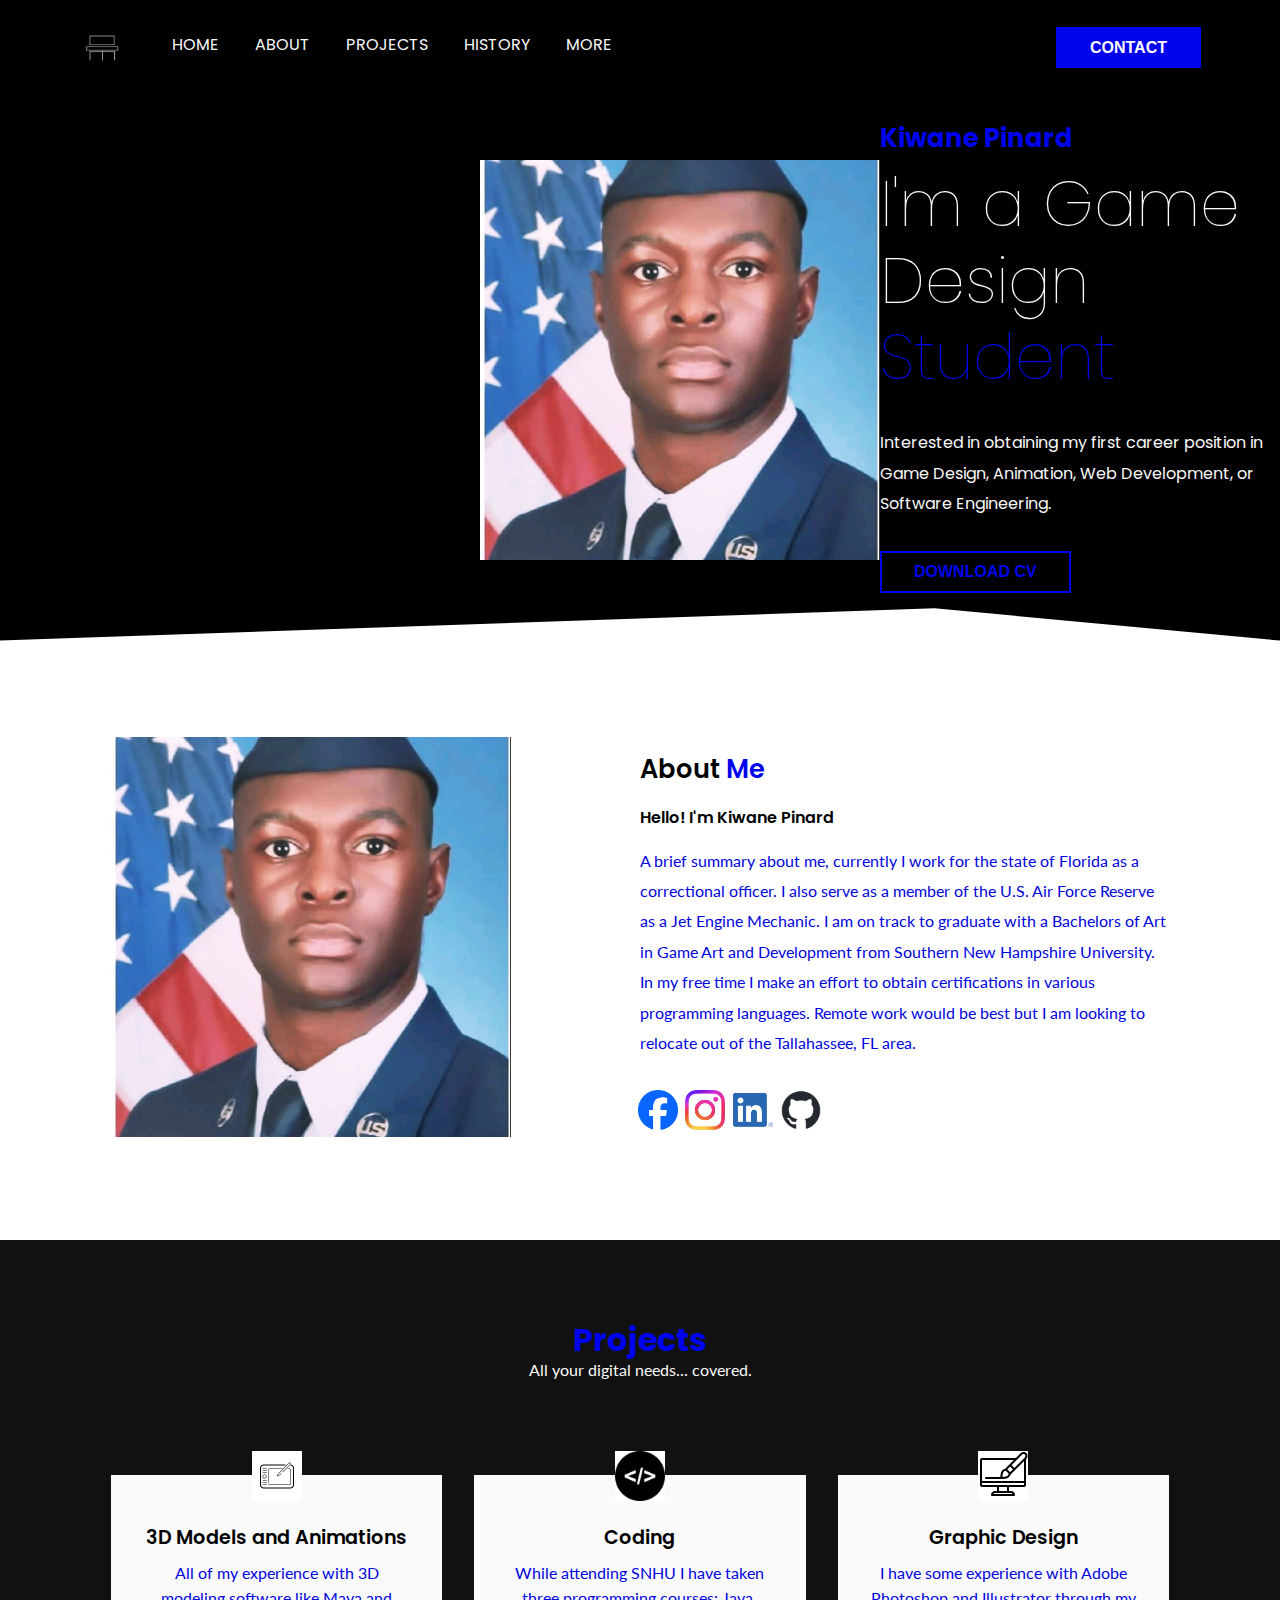
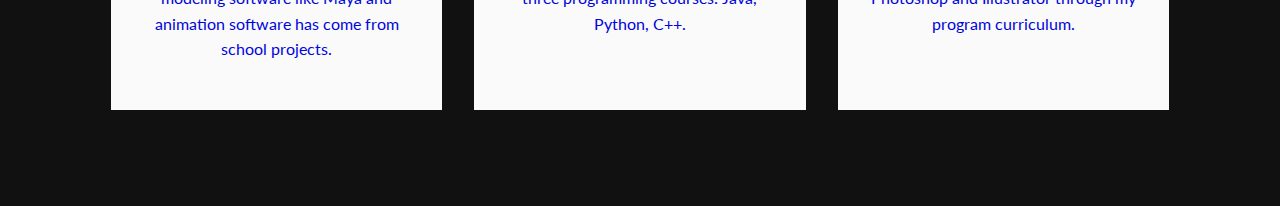
<file: index.html>
<!DOCTYPE html>
<html lang="en">
    <head>
        <meta http-equiv="X-UA-Compatible" content="IE=edge">
        <meta name="viewport" content=""width=device-width, initial-scale="1.0">
        <link rel="stylesheet" href="./styles.css">
        <link rel="preconnect" href="https://fonts.googleapis.com">
        <link rel="preconnect" href="https://fonts.gstatic.com" crossorigin>
        <link rel="preconnect" href="https://fonts.googleapis.com">
        <link rel="preconnect" href="https://fonts.gstatic.com" crossorigin>
        <link href="https://fonts.googleapis.com/css2?family=Lato:wght@100;400;700&family=Poppins:wght@200&display=swap" rel="stylesheet">
        <title>Portfolio</title>
    </head>
    <body>
        <header>
            <div class="container">
                <nav class="flex items-centre justify-between">
                    <div class="left flex justify-right">
                    <div class="logo">
                        <img src="Logo.png" width="45px" alt="logo">
                    </div>
                    <div>
                        <a href="Index.html">Home</a>
                        <a href="about.html">About</a>
                        <a href="Projects.html">Projects</a>
                        <a href="history.html">History</a>
                        <a href="#">More</a>
                    </div>
                </div>   
                <div class="right">
                    <a href="Contact.html"><button class="btn btn-primary">Contact</button></a>
                </div>                 
                </nav>
            </div>
        </header>
    <div class="hero flex items-centre justify-between">
    <div class="left flex-1 justify-center"> <img src="Headshot.jpg" style="margin-left: 30rem" alt="Profile">
    </div>
    <div class="right flex-1">
        <h6>Kiwane Pinard</h6>
        <h1>I'm a Game Design<br> <span>Student</span></h1>
        <p>Interested in obtaining my first career position in Game Design, Animation, Web Development, or Software Engineering.</p>
        <div>
            <a href="Kiwane's Resume.pdf"> <button class="btn btn-secondary">DOWNLOAD CV</button> </a>
        </div>
    </div>
    </div>
       <section class="about">
        <div class="container flex items-centre">
        <div class="left flex-1 justify-center">
            <img src="Headshot.jpg" height="400px" alt="Profile pic">
        </div>
        <div class="right flex-1">
            <h1>About <span>Me</span></h1>
            <h3>Hello! I'm Kiwane Pinard</h3>
            <p>A brief summary about me, currently I work for the state of Florida as a correctional officer. I also serve as a member of the U.S. Air Force Reserve as a Jet Engine Mechanic. I am on track to graduate with a Bachelors of Art in Game Art and Development from Southern New Hampshire University. In my free time I make an effort to obtain certifications in various programming languages. Remote work would be best but I am looking to relocate out of the Tallahassee, FL area. </p>
            <div class="socials">
                <a href="https://www.facebook.com/kiwane.pinard95/"><img src="Facebook_Logo_Primary.png" width="40px"></a>
                <a href="https://www.instagram.com/2star_athlete?igshid=OGQ5ZDc2ODk2Za=="><img src="Instagram_Glyph_Gradient.png" width="40px"></a>
                <a href="https://www.linkedin.com/in/kiwane-pinard-018280165"><img src="LI-In-Bug.png" width="40px"></a>
                <a href="https://github.com/2dark4this"><img src="github-mark.png" width="40px"></a>  
            </div>
        </div>
        </div> 
       </section>
       <section class="projects">
        <div class="container">
            <h1 class="projects-head">Projects</h1>
            <p>All your digital needs... covered.</p>
        <div class="card-grid">
        <div class="card">
            <img src="drawing tablet.png">
            <h2>3D Models and Animations</h2>
            <p>All of my experience with 3D modeling software like Maya and animation software has come from school projects.</p>
        </div>
        <div class="card">
            <img src="coding.png">
            <h2>Coding</h2>
            <p>While attending SNHU I have taken three programming courses: Java, Python, C++. </p>
        </div>
        <div class="card">
            <img src="graphic design.png">
            <h2>Graphic Design</h2>
            <p>I have some experience with Adobe Photoshop and Illustrator through my program curriculum.</p>
        </div>
        </div>
        </div>
        </section>
    </body>
</html>
</file>
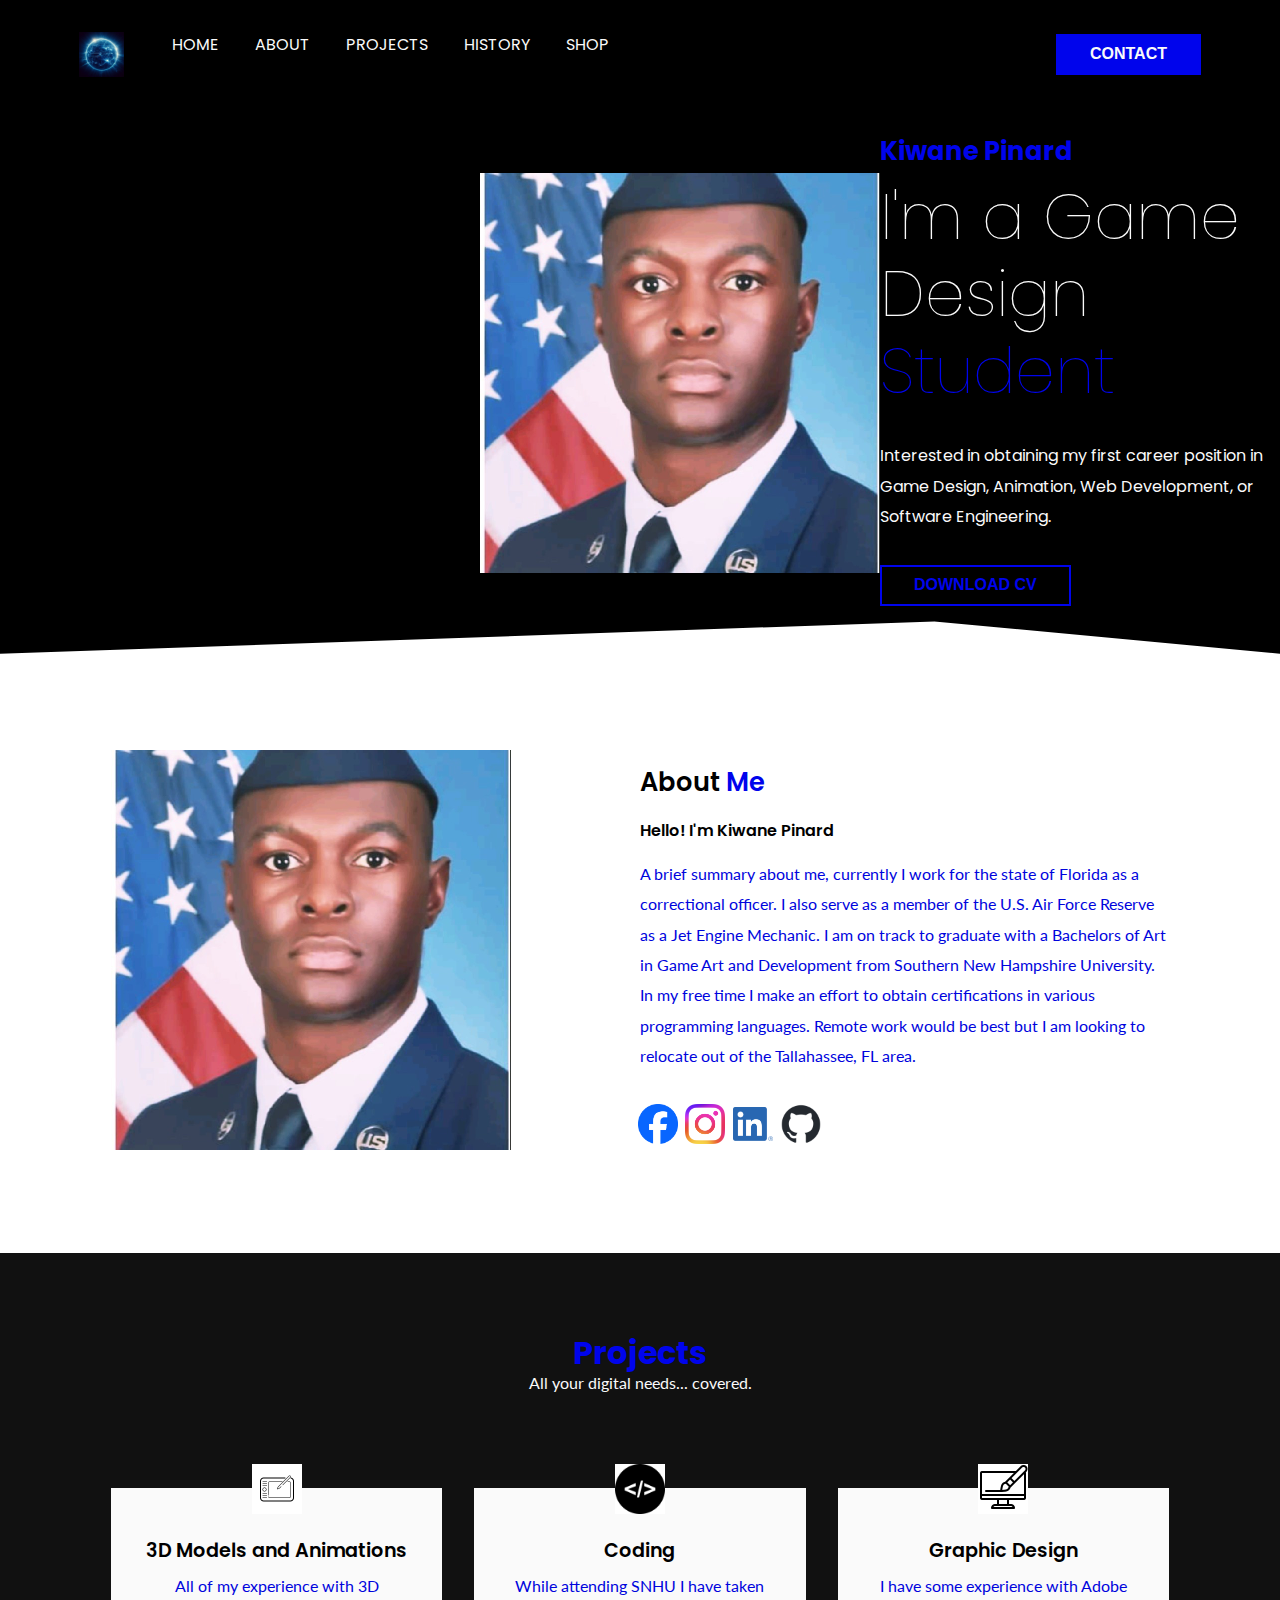
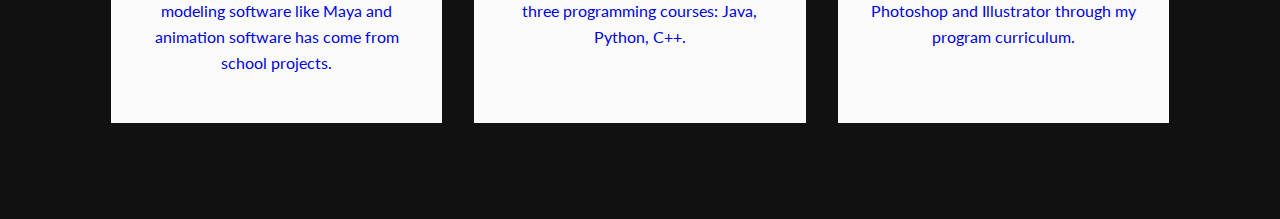
<file: Index.html>
<!DOCTYPE html>
<html lang="en">
    <head>
        <meta http-equiv="X-UA-Compatible" content="IE=edge">
        <meta name="viewport" content=""width=device-width, initial-scale="1.0">
        <link rel="stylesheet" href="./styles.css">
        <link rel="preconnect" href="https://fonts.googleapis.com">
        <link rel="preconnect" href="https://fonts.gstatic.com" crossorigin>
        <link rel="preconnect" href="https://fonts.googleapis.com">
        <link rel="preconnect" href="https://fonts.gstatic.com" crossorigin>
        <link href="https://fonts.googleapis.com/css2?family=Lato:wght@100;400;700&family=Poppins:wght@200&display=swap" rel="stylesheet">
        <title>Portfolio</title>
    </head>
    <body>
        <header>
            <div class="container">
                <nav class="flex items-centre justify-between">
                    <div class="left flex justify-right">
                    <div class="logo">
                        <img src="Blue Sun Logo.jpg" width="45px" alt="logo">
                    </div>
                    <div>
                        <a href="Index.html">Home</a>
                        <a href="about.html">About</a>
                        <a href="Projects.html">Projects</a>
                        <a href="history.html">History</a>
                        <a href="https://www.etsy.com/shop/BlueSunFL">Shop</a>
                    </div>
                </div>   
                <div class="right">
                    <a href="Contact.html"><button class="btn btn-primary">Contact</button></a>
                </div>                 
                </nav>
            </div>
        </header>
    <div class="hero flex items-centre justify-between">
    <div class="left flex-1 justify-center"> <img src="Headshot.jpg" style="margin-left: 30rem" alt="Profile">
    </div>
    <div class="right flex-1">
        <h6>Kiwane Pinard</h6>
        <h1>I'm a Game Design<br> <span>Student</span></h1>
        <p>Interested in obtaining my first career position in Game Design, Animation, Web Development, or Software Engineering.</p>
        <div>
            <a href="Kiwane's Resume.pdf"> <button class="btn btn-secondary">DOWNLOAD CV</button> </a>
        </div>
    </div>
    </div>
       <section class="about">
        <div class="container flex items-centre">
        <div class="left flex-1 justify-center">
            <img src="Headshot.jpg" height="400px" alt="Profile pic">
        </div>
        <div class="right flex-1">
            <h1>About <span>Me</span></h1>
            <h3>Hello! I'm Kiwane Pinard</h3>
            <p>A brief summary about me, currently I work for the state of Florida as a correctional officer. I also serve as a member of the U.S. Air Force Reserve as a Jet Engine Mechanic. I am on track to graduate with a Bachelors of Art in Game Art and Development from Southern New Hampshire University. In my free time I make an effort to obtain certifications in various programming languages. Remote work would be best but I am looking to relocate out of the Tallahassee, FL area. </p>
            <div class="socials">
                <a href="https://www.facebook.com/kiwane.pinard95/"><img src="Facebook_Logo_Primary.png" width="40px"></a>
                <a href="https://www.instagram.com/2star_athlete?igshid=OGQ5ZDc2ODk2Za=="><img src="Instagram_Glyph_Gradient.png" width="40px"></a>
                <a href="https://www.linkedin.com/in/kiwane-pinard-018280165"><img src="LI-In-Bug.png" width="40px"></a>
                <a href="https://github.com/2dark4this"><img src="github-mark.png" width="40px"></a>  
            </div>
        </div>
        </div> 
       </section>
       <section class="projects">
        <div class="container">
            <h1 class="projects-head">Projects</h1>
            <p>All your digital needs... covered.</p>
        <div class="card-grid">
        <div class="card">
            <img src="drawing tablet.png">
            <h2>3D Models and Animations</h2>
            <p>All of my experience with 3D modeling software like Maya and animation software has come from school projects.</p>
        </div>
        <div class="card">
            <img src="coding.png">
            <h2>Coding</h2>
            <p>While attending SNHU I have taken three programming courses: Java, Python, C++. </p>
        </div>
        <div class="card">
            <img src="graphic design.png">
            <h2>Graphic Design</h2>
            <p>I have some experience with Adobe Photoshop and Illustrator through my program curriculum.</p>
        </div>
        </div>
        </div>
        </section>
    </body>
</html>
</file>
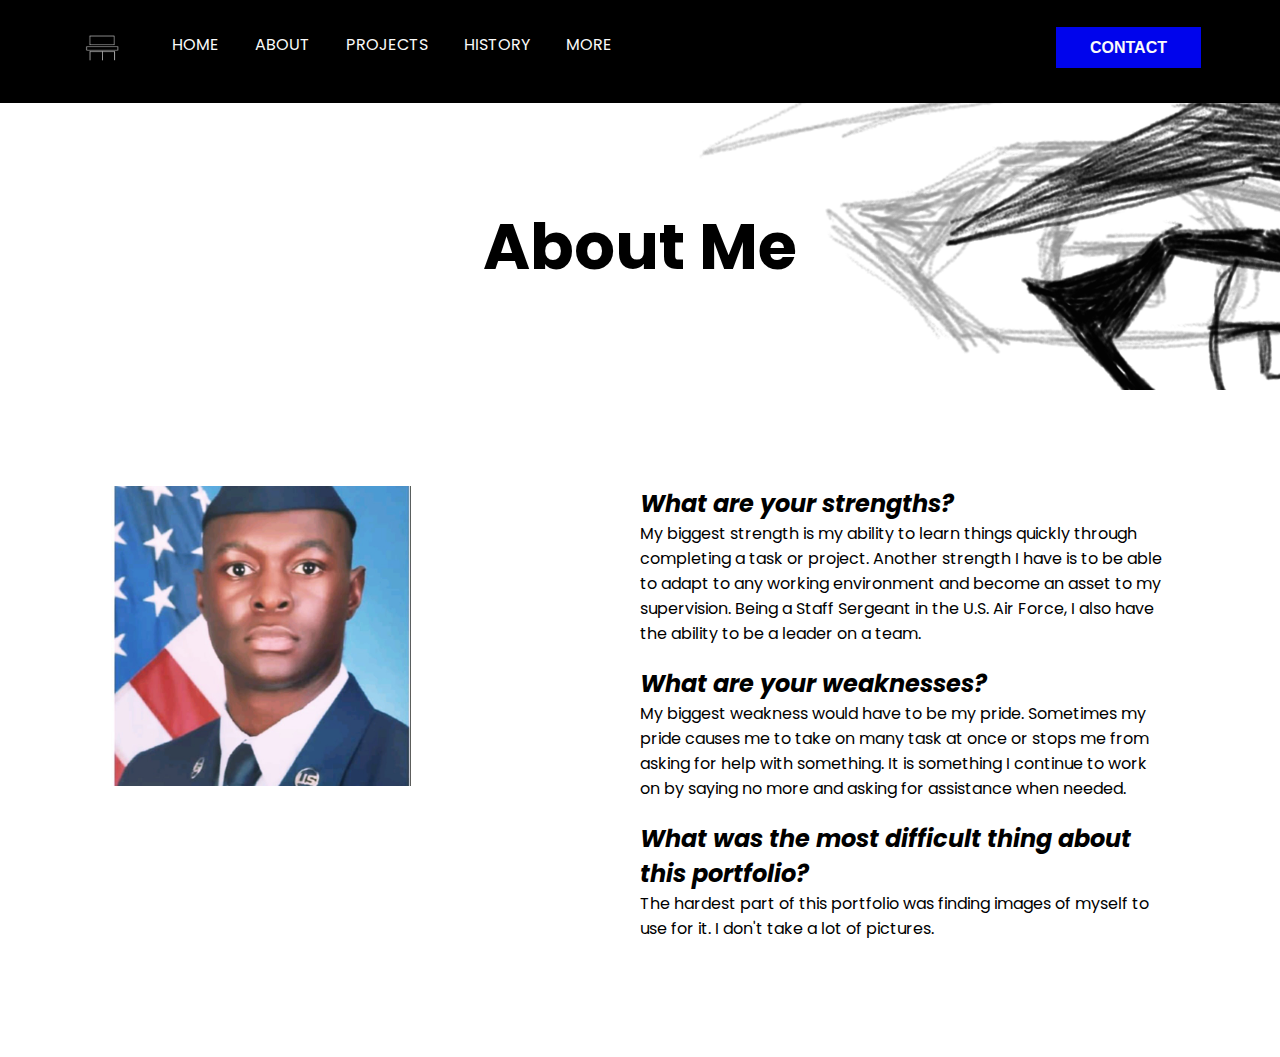
<file: about.html>
<!DOCTYPE html>
<html lang="en">
    <head>
        <meta http-equiv="X-UA-Compatible" content="IE=edge">
        <meta name="viewport" content=""width=device-width, initial-scale="1.0">
        <link rel="stylesheet" href="./styles.css">
        <link rel="preconnect" href="https://fonts.googleapis.com">
        <link rel="preconnect" href="https://fonts.gstatic.com" crossorigin>
        <link rel="preconnect" href="https://fonts.googleapis.com">
        <link rel="preconnect" href="https://fonts.gstatic.com" crossorigin>
        <link href="https://fonts.googleapis.com/css2?family=Lato:wght@100;400;700&family=Poppins:wght@200&display=swap" rel="stylesheet">
        <title>About Me</title>
    </head>
    <body>
        <header>
            <div class="container">
                <nav class="flex items-centre justify-between">
                    <div class="left flex justify-right">
                    <div class="logo">
                        <img src="Logo.png" width="45px" alt="logo">
                    </div>
                    <div>
                        <a href="Index.html">Home</a>
                        <a href="about.html">About</a>
                        <a href="Projects.html">Projects</a>
                        <a href="history.html">History</a>
                        <a href="#">More</a>
                    </div>
                </div>   
                <div class="right">
                    <a href="Contact.html"><button class="btn btn-primary">Contact</button></a>
                </div>                 
                </nav>
            </div>
        </header>
        <section class="about_me">
        <h1>About Me</h1>
        </section>
        <section>
            <div class="container flex items-left">
            <div class="left flex-1 justify-left">
                <img src="Headshot.jpg" width=300rem""> 
            </div>
            <div class="right flex-1">  
                <h2><em>What are your strengths?</em></h2>
                <p class="answer">My biggest strength is my ability to learn things quickly through completing a task or project. Another strength I have is to be able to adapt to any working environment and become an asset to my supervision. Being a Staff Sergeant in the U.S. Air Force, I also have the ability to be a leader on a team.</p>
                <h2><em>What are your weaknesses?</em></h2>
                <p class="answer">My biggest weakness would have to be my pride. Sometimes my pride causes me to take on many task at once or stops me from asking for help with something. It is something I continue to work on by saying no more and asking for assistance when needed.</p>
                <h2><em>What was the most difficult thing about this portfolio?</em></h2>
                <p class="answer">The hardest part of this portfolio was finding images of myself to use for it. I don't take a lot of pictures. </p>
            </div>
            </div>
        </section>
    </body>
</file>
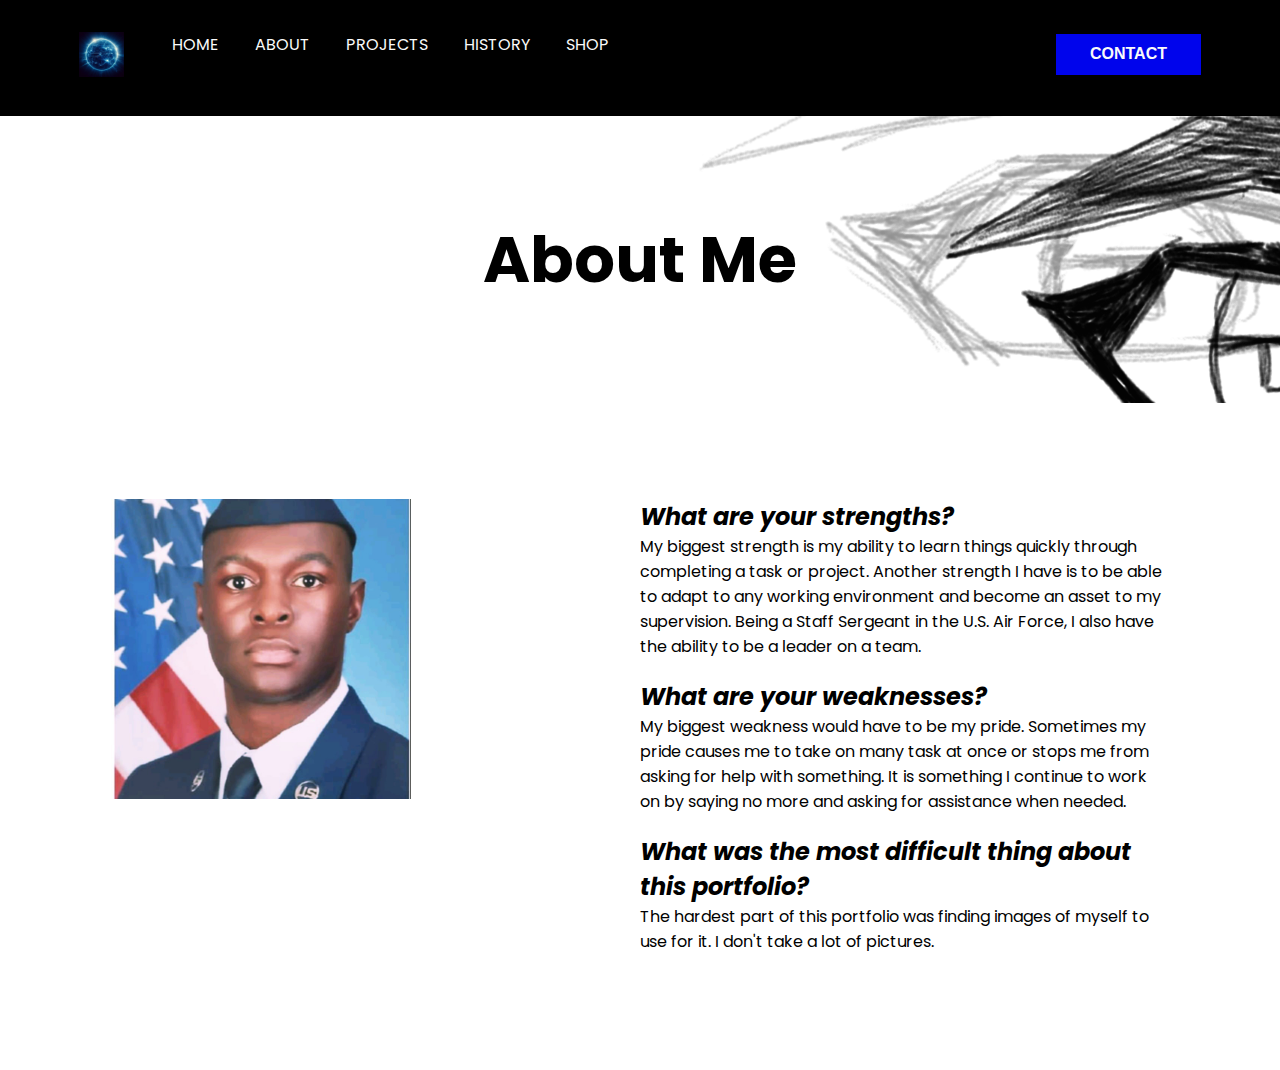
<file: About.html>
<!DOCTYPE html>
<html lang="en">
    <head>
        <meta http-equiv="X-UA-Compatible" content="IE=edge">
        <meta name="viewport" content=""width=device-width, initial-scale="1.0">
        <link rel="stylesheet" href="./styles.css">
        <link rel="preconnect" href="https://fonts.googleapis.com">
        <link rel="preconnect" href="https://fonts.gstatic.com" crossorigin>
        <link rel="preconnect" href="https://fonts.googleapis.com">
        <link rel="preconnect" href="https://fonts.gstatic.com" crossorigin>
        <link href="https://fonts.googleapis.com/css2?family=Lato:wght@100;400;700&family=Poppins:wght@200&display=swap" rel="stylesheet">
        <title>About Me</title>
    </head>
    <body>
        <header>
            <div class="container">
                <nav class="flex items-centre justify-between">
                    <div class="left flex justify-right">
                    <div class="logo">
                        <img src="Blue Sun Logo.jpg" width="45px" alt="logo">
                    </div>
                    <div>
                        <a href="Index.html">Home</a>
                        <a href="about.html">About</a>
                        <a href="Projects.html">Projects</a>
                        <a href="history.html">History</a>
                        <a href="https://www.etsy.com/shop/BlueSunFL">Shop</a>
                    </div>
                </div>   
                <div class="right">
                    <a href="Contact.html"><button class="btn btn-primary">Contact</button></a>
                </div>                 
                </nav>
            </div>
        </header>
        <section class="about_me">
        <h1>About Me</h1>
        </section>
        <section>
            <div class="container flex items-left">
            <div class="left flex-1 justify-left">
                <img src="Headshot.jpg" width=300rem""> 
            </div>
            <div class="right flex-1">  
                <h2><em>What are your strengths?</em></h2>
                <p class="answer">My biggest strength is my ability to learn things quickly through completing a task or project. Another strength I have is to be able to adapt to any working environment and become an asset to my supervision. Being a Staff Sergeant in the U.S. Air Force, I also have the ability to be a leader on a team.</p>
                <h2><em>What are your weaknesses?</em></h2>
                <p class="answer">My biggest weakness would have to be my pride. Sometimes my pride causes me to take on many task at once or stops me from asking for help with something. It is something I continue to work on by saying no more and asking for assistance when needed.</p>
                <h2><em>What was the most difficult thing about this portfolio?</em></h2>
                <p class="answer">The hardest part of this portfolio was finding images of myself to use for it. I don't take a lot of pictures. </p>
            </div>
            </div>
        </section>
    </body>
</file>
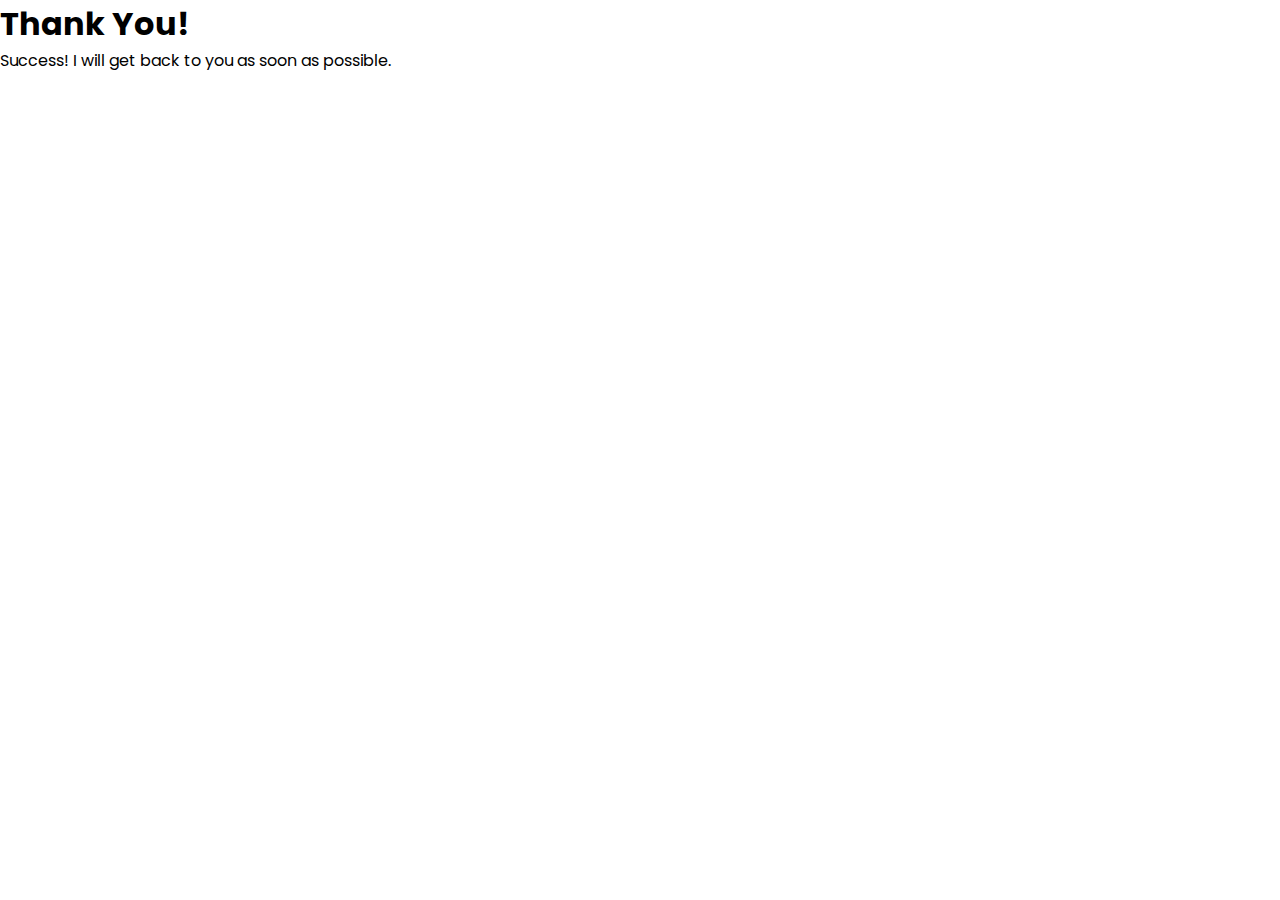
<file: Success.html>
<!DOCTYPE html>
<html lang="en">
    <head>
        <meta http-equiv="X-UA-Compatible" content="IE=edge">
        <meta name="viewport" content=""width=device-width, initial-scale="1.0">
        <link rel="stylesheet" href="./styles.css">
        <link rel="preconnect" href="https://fonts.googleapis.com">
        <link rel="preconnect" href="https://fonts.gstatic.com" crossorigin>
        <link rel="preconnect" href="https://fonts.googleapis.com">
        <link rel="preconnect" href="https://fonts.gstatic.com" crossorigin>
        <link href="https://fonts.googleapis.com/css2?family=Lato:wght@100;400;700&family=Poppins:wght@200&display=swap" rel="stylesheet">
        <title>Portfolio</title>
    </head>
    <body>
        <div class="success">
            <h1>Thank You!</h1>
            <p>Success! I will get back to you as soon as possible.</p>
        </div>
    </body>
</html>
</file>
<file: styles.css>
@import 'utilities.css';
:root{
    --primary: rgb(0, 4, 236);
    --bgDark: rgb(0, 0, 0);
    --white: rgb(250, 250, 250);
    --secondary: rgb(0, 4, 221);
    --bgLight: rgb(190, 181, 181);
}
*{
    padding: 0;
    margin: 0;
    box-sizing: border-box;
    -webkit-font-smoothing: antialiased;
}
header{
    background-color: var(--bgDark);
}
header nav .left a{
    color: var(--white);
    text-decoration: none;
    margin-right: 2rem;
    text-transform: uppercase;
    transition: all .2s ease;
}
header nav .left a:hover{
    color: var(--primary);
}
header nav {
    padding: 2rem 0;
}
header nav .logo{
    margin-right: 3rem;
}
body{
    font-family: 'Poppins', sans-serif;
    }
    .container{
    max-width: 1152px;
    padding: 0 15px;
    margin: 0 auto;
    }
    .hero{
    background-color: var(--bgDark);
    padding-top: 2rem;
    padding-bottom: 3rem;
    clip-path: polygon(0 0, 100% 0, 100% 100%, 73% 94%, 0 100%);
    }
    .hero .left img{
    width: 25rem;
    }
    .hero .right {
    color: var(--white);
    margin-top: -1rem;
    }
    .hero .right h6{
    font-size: 1.6rem;
    color: var(--primary);
    margin-bottom: 0.5rem;
    }
    .hero .right h1{
    font-size: 4rem;
    font-weight: 100;
    line-height: 1.2;
    margin-bottom: 2rem;
    }
    .hero .right h1 span{
    color: var(--primary);
    }
    .hero .right p{
    line-height: 1.9;
    margin-bottom: 2rem;
    }
    section{
        padding: 6rem;
        }
        section.about h1{
        margin-bottom: 1rem;
        font-size: 1.6rem;
        font-weight: 600;
        }
        section.about h1 span{
        color: var(--primary);
        }
        section.about h3{
        font-size: 1rem;
        margin-bottom: 1rem;
        font-weight: 600;
        }
        section.about p{
        font-family: 'Lato', sans-serif;
        color: var(--secondary);
        line-height: 1.9rem;
        margin-bottom: 2rem;
        }
        section.about .socials{
        display: flex;
        }
        section.about .socials a{
        display: flex;
        align-items: center;
        justify-content: center;
        width: 35px;
        margin-right: 0.8rem;
        border-radius: 50%;
        }
        section.about .socials a:hover{
        background: var(--bgDark);
        }
    section.projects{
        background: rgb(17, 17, 17)
        }
        .projects-head{
        color: rgb(10, 9, 9);
        text-align: center;
        margin-bottom: 1rem;
        line-height: 0.5rem;
        color: var(--primary);
        }
        .projects-head + p{
        color: var(--white);
        font-family: 'Lato', sans-serif;
        margin-bottom: 1rem;
        text-align: center;
        margin-bottom: 6rem;
        font-weight: 400;
        }
        .card img{
        width: 50px;
        background:white;
        }
        section.projects .card-grid{
        display: grid;
        grid-template-columns: repeat(3,1fr);
        column-gap: 2rem;
        }
        section.projects .card-grid .card{
        background: var(--white);
        padding: 3rem 2rem;
        position: relative;
        text-align: center;
        transition: all .2s ease;
        }
        section.projects .card-grid .card img{
        position: absolute;
        top: -1.5rem;
        left: 50%;
        transform: translateX(-50%);
        color: var();
        }
        section.projects .card-grid .card h2{
        font-weight: 600;
        font-size: 1.2rem;
        margin-bottom: 0.5rem;
        }
        section.projects .card-grid .card p{
        font-family: 'Lato', sans-serif;
        color: var(--secondary);
        line-height: 1.6;
        }
        section.projects .card-grid .card:hover{
        background: var(--primary);
        }
        section.projects .card-grid .card:hover h2{
        color: var(--white);
        }
        section.projects .card-grid .card:hover p{
        color: var(--white);
        }   
        section.about_me{
            margin-top: 0.0rem;
            text-align: center;
            font-size: 2rem;
            background: url(eyes.png);
        }
        p.answer{
            margin-bottom: 20px;
        }
        .contact{
            position: relative;
            min-height: 100vh;
            padding: 50px 100px;
            display: flex;
            justify-content: center;
            align-items: center;
            flex-direction: column;
            background: url(space.png);
            background-size: cover;
        }
        .contact .content{
            max-width: 800px;
            text-align: center;
        }
        .contact .content h2{
            font-size: 36px;
            font-weight: bold;
            color:var(--white);
        }
        .contact .content p{
            font-weight: 500;
            color:var(--white);
        }
        .container1{
            width: 100%;
            display: flex;
            justify-content: center;
            align-items: center;
            margin-top: 30px;

        }
        .container1 .contactInfo{
            width: 50%;
            display: flex;
            flex-direction: column;
        }
        .container1 .contactInfo .box{
            position: relative;
            padding: 20px 0;
            display: flex;
        }
        .container1 .contactInfo .box .icon{
            min-width: 60px;
            height: 60px;
            background: var(--primary);
            display: flex;
            justify-content: center;
            align-items: center;
            border-radius: 50%;
            font-size: 22px;
        }
        .container1 .contactInfo .box .text{
            display: flex;
            margin-left: 20px;
            font-size: 16px;
            color:var(--white);
            flex-direction: column;
            font-weight: 300;
        }
        .container1 .contactInfo .box .text h3{
            font-weight: bold;
            color:var(--white);

        }
        .contactForm{
            width: 40%;
            padding: 40px;
            background: var(--bgDark);
        }
        .contactForm h2{
            font-size: 30px;
            color: var(--primary);
            font-weight: 500;
        }
        .contactForm .inputBox{
            position: relative;
            width: 100%;
            margin-top: 10px;
        }
        .contactForm .inputBox input,
        .contactForm .inputBox textarea{
            width: 100%;
            padding: 5px 0;
            font-size: 16px;
            margin: 10px 0;
            border: none;
            border-bottom: 2px solid --bgLight;
            outline: none;
            resize: none;
        }
        .contactForm .inputBox span{
            position: absolute;
            left: 0;
            padding: 5px 0;
            font-size: 16px;
            margin: 10px 0;
            pointer-events: none;
            transition: 0.5s;
            color: var(--bgDark);
        }
        .contactForm .inputBox input:focus ~ span, 
        .contactForm .inputBox input:valid ~ span,
        .contactForm .inputBox textarea:focus ~ span,
        .contactForm .inputBox textarea:valid ~ span{
            color: var(--white);
            font-size: 12px;
            transform: translateY(-20px);
        }
        .contactForm .inputBox input[type="submit"]{
            width: 100px;
            background: var(--primary);
            color: var(--white);
            border: none;
            cursor: pointer;
            padding: 10px;
            font-size: 18px;
        }
</file>
